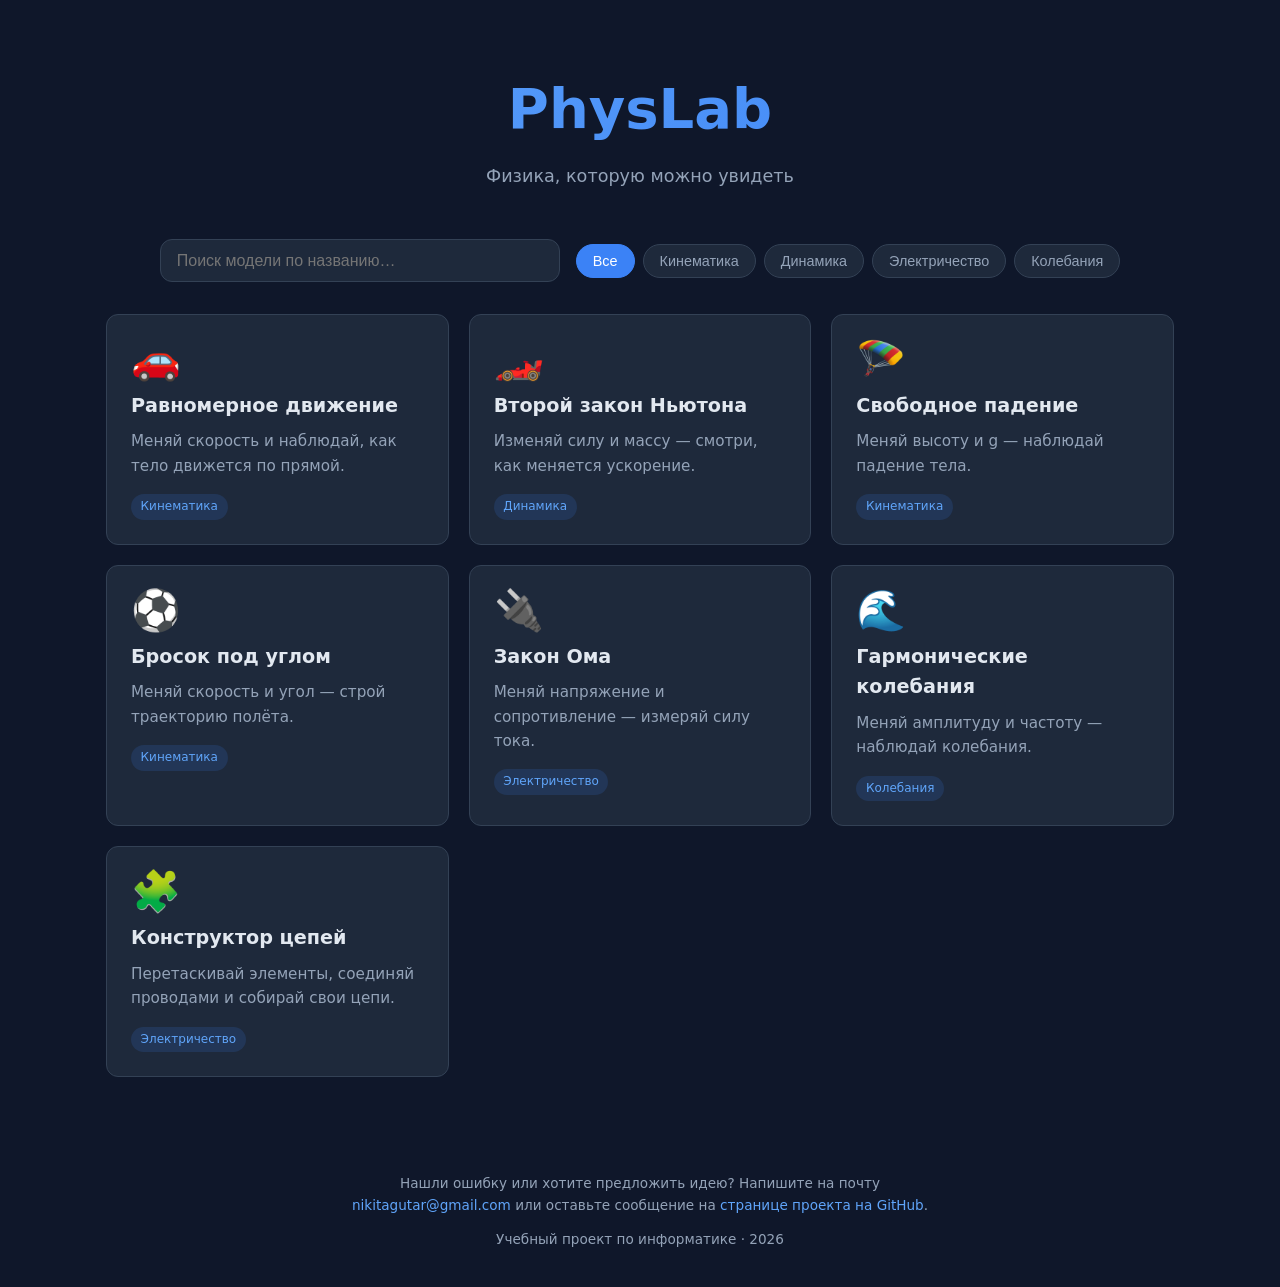
<file: index.html>
<!DOCTYPE html>
<html lang="ru">
<head>
  <meta charset="UTF-8">
  <meta name="viewport" content="width=device-width, initial-scale=1.0">
  <title>PhysLab — физика, которую можно увидеть</title>
  <link rel="stylesheet" href="css/style.css">
</head>
<body>
  <header class="hero">
    <h1>PhysLab</h1>
    <p class="tagline">Физика, которую можно увидеть</p>
  </header>

  <main>
    <section class="controls">
      <input
        type="search"
        id="search"
        placeholder="Поиск модели по названию…"
        aria-label="Поиск модели"
      >
      <div class="categories" id="categories"><!-- кнопки категорий --></div>
    </section>

    <section class="grid" id="models-grid"><!-- карточки --></section>

    <p class="empty-state" id="empty-state" hidden>
      Ничего не найдено 🤔
    </p>
  </main>

  <footer>
    <p class="footer-feedback">
      Нашли ошибку или хотите предложить идею? Напишите на почту
      <a href="mailto:nikitagutar@gmail.com">nikitagutar@gmail.com</a>
      или оставьте сообщение на
      <a href="https://github.com/NikitaGut/physlab" target="_blank" rel="noopener noreferrer">странице проекта на GitHub</a>.
    </p>
    <p>Учебный проект по информатике · 2026</p>
  </footer>

  <script src="js/models-data.js"></script>
  <script src="js/main.js"></script>
</body>
</html>
</file>
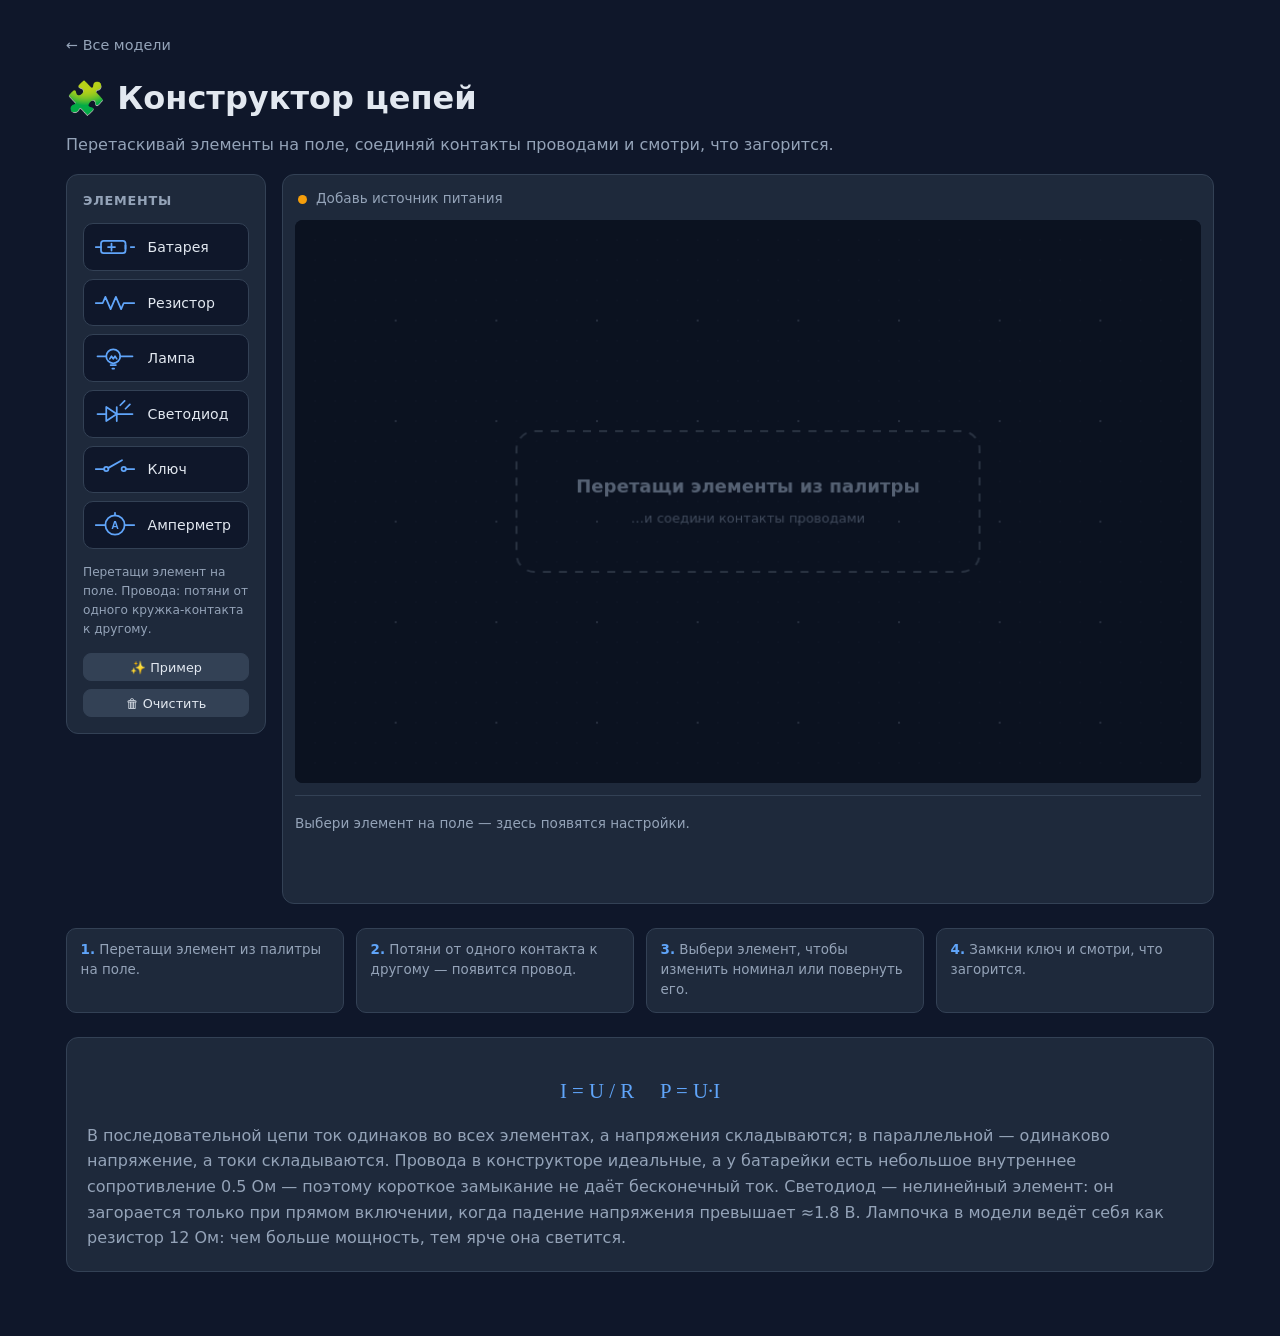
<file: models/circuit-builder.html>
<!DOCTYPE html>
<html lang="ru">
<head>
  <meta charset="UTF-8">
  <meta name="viewport" content="width=device-width, initial-scale=1.0">
  <title>Конструктор цепей — PhysLab</title>
  <link rel="stylesheet" href="../css/style.css">
  <style>
    .model-page {
      max-width: 1180px;
      margin: 0 auto;
      padding: 2rem 1rem 4rem;
    }
    .back-link {
      display: inline-block;
      color: var(--muted);
      text-decoration: none;
      margin-bottom: 1rem;
      font-size: .9rem;
    }
    .back-link:hover { color: var(--accent-hi); }

    .model-page h1 { margin: 0 0 .5rem; }
    .model-page .lead { color: var(--muted); margin-top: 0; }

    /* ── Сборка ─────────────────────────── */
    .builder {
      display: grid;
      grid-template-columns: 200px minmax(0, 1fr);
      gap: 1rem;
      align-items: start;
    }

    .palette {
      background: var(--surface);
      border: 1px solid var(--border);
      border-radius: var(--radius);
      padding: 1rem;
    }
    .palette h2 {
      margin: 0 0 .75rem;
      font-size: .8rem;
      letter-spacing: .06em;
      text-transform: uppercase;
      color: var(--muted);
    }
    .palette-list { display: flex; flex-direction: column; gap: .5rem; }
    .palette-item {
      display: flex;
      align-items: center;
      gap: .7rem;
      width: 100%;
      padding: .55rem .65rem;
      border: 1px solid var(--border);
      border-radius: 10px;
      background: var(--bg);
      color: var(--text);
      font-family: inherit;
      font-size: .88rem;
      text-align: left;
      cursor: grab;
      touch-action: none;
      user-select: none;
      -webkit-user-select: none;
      -webkit-touch-callout: none;
      transition: border-color .2s, background .2s;
    }
    .palette-item:hover {
      border-color: var(--accent);
      background: var(--surface-2);
    }
    .palette-item svg {
      width: 42px;
      height: 28px;
      flex: 0 0 auto;
      color: var(--accent-hi);
      pointer-events: none;
    }
    .palette-item span { pointer-events: none; }

    .palette-hint {
      margin: .9rem 0;
      font-size: .76rem;
      line-height: 1.55;
      color: var(--muted);
    }
    .palette-actions {
      display: flex;
      flex-direction: column;
      gap: .5rem;
      margin-top: .9rem;
    }

    .board-card {
      background: var(--surface);
      border: 1px solid var(--border);
      border-radius: var(--radius);
      padding: .75rem;
    }

    .statusbar {
      display: flex;
      align-items: center;
      flex-wrap: wrap;
      gap: .55rem;
      min-height: 26px;
      padding: .1rem .2rem .6rem;
      font-size: .85rem;
      color: var(--muted);
    }
    .status-dot {
      width: 9px;
      height: 9px;
      border-radius: 50%;
      background: #64748b;
      flex: 0 0 auto;
    }
    .status-dot.ok {
      background: #22c55e;
      box-shadow: 0 0 8px rgba(34, 197, 94, .6);
      animation: dotPulse 1.6s ease-in-out infinite;
    }
    .status-dot.warn { background: #f59e0b; }
    .status-dot.err {
      background: #ef4444;
      box-shadow: 0 0 8px rgba(239, 68, 68, .7);
      animation: dotPulse .9s ease-in-out infinite;
    }
    @keyframes dotPulse {
      0%, 100% { opacity: 1; }
      50% { opacity: .4; }
    }
    .status-extra {
      margin-left: auto;
      color: var(--accent-hi);
      font-variant-numeric: tabular-nums;
      white-space: nowrap;
    }

    #board {
      display: block;
      width: 100%;
      height: auto;
      background: #0b1220;
      border-radius: 8px;
      touch-action: none;
      cursor: default;
    }

    .inspector {
      margin-top: .7rem;
      padding-top: .7rem;
      border-top: 1px solid var(--border);
      min-height: 96px;
    }
    .inspector-empty {
      margin: .4rem 0;
      color: var(--muted);
      font-size: .85rem;
    }
    .inspector-head {
      display: flex;
      align-items: center;
      gap: .5rem;
    }
    .inspector-name {
      font-weight: 600;
      color: var(--text);
      font-size: .95rem;
    }
    .inspector-actions {
      margin-left: auto;
      display: flex;
      gap: .35rem;
    }
    .icon-btn {
      width: 30px;
      height: 30px;
      display: inline-flex;
      align-items: center;
      justify-content: center;
      border: 1px solid var(--border);
      border-radius: 8px;
      background: var(--bg);
      color: var(--text);
      font-size: .95rem;
      cursor: pointer;
      transition: border-color .2s;
    }
    .icon-btn:hover { border-color: var(--accent); }

    .prop-row {
      display: flex;
      align-items: center;
      flex-wrap: wrap;
      gap: .5rem .7rem;
      margin-top: .55rem;
      font-size: .85rem;
      color: var(--muted);
    }
    .prop-row input[type="range"] {
      width: 170px;
      accent-color: var(--accent);
    }
    .prop-row output {
      min-width: 4.5rem;
      text-align: right;
      color: var(--accent-hi);
      font-weight: 600;
      font-variant-numeric: tabular-nums;
    }
    .inspector-note {
      margin: .5rem 0 0;
      font-size: .82rem;
      line-height: 1.5;
      color: var(--muted);
    }
    .live {
      display: flex;
      flex-wrap: wrap;
      gap: .5rem 1rem;
      margin-top: .6rem;
      font-size: .84rem;
      color: var(--muted);
    }
    .live b {
      color: var(--accent-hi);
      font-variant-numeric: tabular-nums;
      font-weight: 600;
    }
    .live-state { color: var(--accent-hi); }

    .help {
      display: grid;
      grid-template-columns: repeat(auto-fit, minmax(210px, 1fr));
      gap: .75rem;
      margin: 1.5rem 0;
    }
    .help-item {
      background: var(--surface);
      border: 1px solid var(--border);
      border-radius: 10px;
      padding: .7rem .85rem;
      color: var(--muted);
      font-size: .84rem;
      line-height: 1.5;
    }
    .help-item b { color: var(--accent-hi); }

    .btn {
      padding: .6rem 1rem;
      border-radius: 8px;
      border: 1px solid var(--border);
      background: var(--surface-2);
      color: var(--text);
      font-family: inherit;
      font-size: .9rem;
      cursor: pointer;
      transition: border-color .2s, background .2s;
    }
    .btn:hover { border-color: var(--accent); }
    .btn.small { padding: .35rem .7rem; font-size: .8rem; }

    .formula-box {
      background: var(--surface);
      border: 1px solid var(--border);
      border-radius: var(--radius);
      padding: 1.25rem;
    }
    .formula {
      font-size: 1.3rem;
      text-align: center;
      margin: 1rem 0;
      color: var(--accent-hi);
      font-family: "Cambria Math", Georgia, serif;
    }
    .formula + .formula { margin-top: -.25rem; }
    .formula-box p { color: var(--muted); margin: .5rem 0 0; }

    /* Элемент, который тянем из палитры */
    .palette-ghost {
      position: fixed;
      z-index: 9999;
      display: flex;
      align-items: center;
      gap: .7rem;
      padding: .55rem .8rem;
      border: 1px solid var(--accent-hi);
      border-radius: 10px;
      background: var(--surface);
      color: var(--text);
      font-size: .88rem;
      box-shadow: 0 10px 30px rgba(0, 0, 0, .45);
      pointer-events: none;
      opacity: .9;
      transform: translate(-50%, -50%);
    }
    .palette-ghost svg {
      width: 42px;
      height: 28px;
      color: var(--accent-hi);
    }

    @media (max-width: 900px) {
      .builder { grid-template-columns: 1fr; }
      .palette-list { flex-direction: row; flex-wrap: wrap; }
      .palette-item { flex: 1 1 140px; }
      .palette-actions { flex-direction: row; }
      .palette-hint { margin: .75rem 0; }
    }
  </style>
</head>
<body>
  <main class="model-page">
    <a href="../index.html" class="back-link">← Все модели</a>

    <h1>🧩 Конструктор цепей</h1>
    <p class="lead">Перетаскивай элементы на поле, соединяй контакты проводами и смотри, что загорится.</p>

    <div class="builder">
      <!-- Палитра -->
      <aside class="palette">
        <h2>Элементы</h2>

        <div class="palette-list">
          <button class="palette-item" type="button" data-type="battery">
            <svg viewBox="0 0 48 32" fill="none" stroke="currentColor" stroke-width="2" stroke-linecap="round" stroke-linejoin="round" aria-hidden="true">
              <rect x="8" y="9" width="28" height="14" rx="3"/>
              <path d="M36 14v4M2 16h6M42 16h4"/>
              <path d="M20 12v8M16 16h8"/>
            </svg>
            <span>Батарея</span>
          </button>

          <button class="palette-item" type="button" data-type="resistor">
            <svg viewBox="0 0 48 32" fill="none" stroke="currentColor" stroke-width="2" stroke-linecap="round" stroke-linejoin="round" aria-hidden="true">
              <path d="M2 16h8l3-7 6 14 6-14 6 14 3-7h12"/>
            </svg>
            <span>Резистор</span>
          </button>

          <button class="palette-item" type="button" data-type="lamp">
            <svg viewBox="0 0 48 32" fill="none" stroke="currentColor" stroke-width="2" stroke-linecap="round" stroke-linejoin="round" aria-hidden="true">
              <circle cx="22" cy="14" r="8"/>
              <path d="M19 24h6M21 28h2M14 14H4M30 14h14"/>
              <path d="M18 17l2-3 2 3 2-3 2 3"/>
            </svg>
            <span>Лампа</span>
          </button>

          <button class="palette-item" type="button" data-type="led">
            <svg viewBox="0 0 48 32" fill="none" stroke="currentColor" stroke-width="2" stroke-linecap="round" stroke-linejoin="round" aria-hidden="true">
              <path d="M4 16h10"/>
              <path d="M14 8v16l12-8z"/>
              <path d="M26 8v16M26 16h18"/>
              <path d="M30 6l5-5M36 10l5-5"/>
            </svg>
            <span>Светодиод</span>
          </button>

          <button class="palette-item" type="button" data-type="switch">
            <svg viewBox="0 0 48 32" fill="none" stroke="currentColor" stroke-width="2" stroke-linecap="round" stroke-linejoin="round" aria-hidden="true">
              <path d="M2 16h10M36 16h10"/>
              <circle cx="14" cy="16" r="2.5"/>
              <circle cx="34" cy="16" r="2.5"/>
              <path d="M16 15l16-9"/>
            </svg>
            <span>Ключ</span>
          </button>

          <button class="palette-item" type="button" data-type="ammeter">
            <svg viewBox="0 0 48 32" fill="none" stroke="currentColor" stroke-width="2" stroke-linecap="round" stroke-linejoin="round" aria-hidden="true">
              <circle cx="24" cy="16" r="11"/>
              <path d="M24 5V2M13 16H2M35 16h11"/>
              <text x="24" y="20" text-anchor="middle" font-size="12" font-family="sans-serif" font-weight="600" fill="currentColor" stroke="none">A</text>
            </svg>
            <span>Амперметр</span>
          </button>
        </div>

        <p class="palette-hint">
          Перетащи элемент на поле. Провода: потяни от одного кружка-контакта к другому.
        </p>

        <div class="palette-actions">
          <button class="btn small" type="button" id="btn-example">✨ Пример</button>
          <button class="btn small" type="button" id="btn-clear">🗑 Очистить</button>
        </div>
      </aside>

      <!-- Поле -->
      <section class="board-card">
        <div class="statusbar">
          <span class="status-dot" id="status-dot"></span>
          <span id="status-text">Собери цепь</span>
          <span class="status-extra" id="status-extra"></span>
        </div>

        <canvas id="board" width="900" height="560" aria-label="Поле для сборки электрической цепи"></canvas>

        <div class="inspector" id="inspector">
          <p class="inspector-empty">Выбери элемент на поле — здесь появятся настройки.</p>
        </div>
      </section>
    </div>

    <div class="help">
      <div class="help-item"><b>1.</b> Перетащи элемент из палитры на поле.</div>
      <div class="help-item"><b>2.</b> Потяни от одного контакта к другому — появится провод.</div>
      <div class="help-item"><b>3.</b> Выбери элемент, чтобы изменить номинал или повернуть его.</div>
      <div class="help-item"><b>4.</b> Замкни ключ и смотри, что загорится.</div>
    </div>

    <div class="formula-box">
      <div class="formula">I = U / R &nbsp;&nbsp;&nbsp; P = U·I</div>
      <p>
        В последовательной цепи ток одинаков во всех элементах, а напряжения складываются;
        в параллельной — одинаково напряжение, а токи складываются. Провода в конструкторе
        идеальные, а у батарейки есть небольшое внутреннее сопротивление 0.5 Ом — поэтому
        короткое замыкание не даёт бесконечный ток. Светодиод — нелинейный элемент: он
        загорается только при прямом включении, когда падение напряжения превышает ≈1.8 В.
        Лампочка в модели ведёт себя как резистор 12 Ом: чем больше мощность, тем ярче она светится.
      </p>
    </div>
  </main>

  <script>
    // ─── 1. Константы ─────────────────────────────────
    const canvas = document.getElementById('board');
    const ctx = canvas.getContext('2d');

    const W = canvas.width;
    const H = canvas.height;
    const GRID = 20;
    const PAD = 26;

    const BG = '#0b1220';
    const WIRE_COLOR = '#64748b';
    const WIRE_SEL = '#f59e0b';
    const LABEL_COLOR = '#94a3b8';
    const ACCENT = '#60a5fa';
    const AMBER = '#f59e0b';
    const GREEN = '#22c55e';
    const RED = '#ef4444';

    const TYPES = {
      battery:  { name: 'Батарея',    len: 100, h: 44, rint: 0.5 },
      resistor: { name: 'Резистор',   len: 90,  h: 34 },
      lamp:     { name: 'Лампа',      len: 84,  h: 72, resistance: 12, powerRef: 1.5 },
      led:      { name: 'Светодиод',  len: 84,  h: 44, vf: 1.8, ron: 10 },
      switch:   { name: 'Ключ',       len: 90,  h: 44, ron: 0.01, roff: 1e7 },
      ammeter:  { name: 'Амперметр',  len: 90,  h: 80, resistance: 0.01 }
    };

    const CURRENT_EPS = 1e-5;  // ниже этого тока цепь считаем разомкнутой
    const OFF_G = 1e-7;        // проводимость разомкнутого ключа / погасшего LED
    const LEAK_G = 1e-9;       // «заземление» узлов, чтобы матрица была невырожденной
    const SHORT_FACTOR = 0.8;  // доля от U/Rвнутр, после которой считаем КЗ
    const EXIT = 14;           // длина выхода провода из контакта, px

    // ─── 2. Состояние ─────────────────────────────────
    let components = [];
    let wires = [];
    let selected = null;       // { kind: 'component' | 'wire', id }
    let wiring = null;         // { from: {id,t}, point: {x,y}, target: {id,t}|null }
    let drag = null;           // { id, dx, dy, moved, startX, startY }
    let hover = null;          // { kind: 'component'|'terminal'|'wire', ... }
    let nextId = 1;
    let sim = emptySim();
    let lastFrame = null;

    const statusDot = document.getElementById('status-dot');
    const statusText = document.getElementById('status-text');
    const statusExtra = document.getElementById('status-extra');
    const inspector = document.getElementById('inspector');

    function emptySim() {
      return {
        comp: {},
        hasBattery: false,
        short: false,
        overload: false,
        anyCurrent: false,
        maxI: 0,
        totalPower: 0,
        primary: null,
        ok: true
      };
    }

    // ─── 3. Утилиты ───────────────────────────────────
    function clamp(v, min, max) {
      return Math.min(max, Math.max(min, v));
    }

    function snap(v) {
      return Math.round(v / GRID) * GRID;
    }

    function getComp(id) {
      return components.find((c) => c.id === id) || null;
    }

    function sizeOf(c) {
      const d = TYPES[c.type];
      return { len: d.len, h: d.h };
    }

    function extentsOf(c) {
      const { len, h } = sizeOf(c);
      const rad = c.angle * Math.PI / 180;
      return {
        ex: Math.abs(Math.cos(rad)) * len / 2 + Math.abs(Math.sin(rad)) * h / 2,
        ey: Math.abs(Math.sin(rad)) * len / 2 + Math.abs(Math.cos(rad)) * h / 2
      };
    }

    function makeComponent(type, x, y, angle = 0, props = {}) {
      return {
        id: nextId++,
        type,
        x,
        y,
        angle,
        _glow: 0,
        _short: false,
        voltage: 6,
        resistance: 100,
        closed: false,
        ...props
      };
    }

    function addComponent(type, x, y) {
      const def = TYPES[type];
      const c = makeComponent(type, snap(x), snap(y));
      c.x = clamp(c.x, def.len / 2 + PAD, W - def.len / 2 - PAD);
      c.y = clamp(c.y, def.h / 2 + PAD, H - def.h / 2 - PAD);

      components.push(c);
      selected = { kind: 'component', id: c.id };
      simulate();
      renderInspector();
      drawBoard();
      return c;
    }

    function freeSpot(type) {
      const def = TYPES[type];
      for (let y = 80; y <= H - 80; y += 80) {
        for (let x = 120; x <= W - 80; x += 100) {
          const occupied = components.some(
            (c) => Math.abs(c.x - x) < 90 && Math.abs(c.y - y) < 70
          );
          if (!occupied) return { x, y };
        }
      }
      return { x: W / 2, y: H / 2 };
    }

    function createWire(a, b) {
      if (!a || !b) return null;
      if (a.id === b.id && a.t === b.t) return null;

      const exists = wires.some((w) =>
        (w.a.id === a.id && w.a.t === a.t && w.b.id === b.id && w.b.t === b.t) ||
        (w.a.id === b.id && w.a.t === b.t && w.b.id === a.id && w.b.t === a.t)
      );
      if (exists) return null;

      const w = { id: nextId++, a: { id: a.id, t: a.t }, b: { id: b.id, t: b.t } };
      wires.push(w);
      return w;
    }

    function addWire(a, b) {
      const w = createWire(a, b);
      if (!w) return false;
      selected = { kind: 'wire', id: w.id };
      simulate();
      renderInspector();
      drawBoard();
      return true;
    }

    function deleteSelected() {
      if (!selected) return;

      if (selected.kind === 'component') {
        const id = selected.id;
        components = components.filter((c) => c.id !== id);
        wires = wires.filter((w) => w.a.id !== id && w.b.id !== id);
      } else {
        wires = wires.filter((w) => w.id !== selected.id);
      }

      selected = null;
      renderInspector();
      simulate();
      drawBoard();
    }

    function rotateSelected() {
      if (!selected || selected.kind !== 'component') return;
      const c = getComp(selected.id);
      if (!c) return;

      c.angle = (c.angle + 90) % 360;

      const { len, h } = sizeOf(c);
      const rad = c.angle * Math.PI / 180;
      const ex = Math.abs(Math.cos(rad)) * len / 2 + Math.abs(Math.sin(rad)) * h / 2;
      const ey = Math.abs(Math.sin(rad)) * len / 2 + Math.abs(Math.cos(rad)) * h / 2;
      c.x = clamp(c.x, ex + PAD, W - ex - PAD);
      c.y = clamp(c.y, ey + PAD, H - ey - PAD);

      simulate();
      renderInspector();
      drawBoard();
    }

    // ─── 4. Терминалы и геометрия ─────────────────────
    function terminalPos(c, t) {
      const { len } = sizeOf(c);
      const rad = c.angle * Math.PI / 180;
      const lx = t === 0 ? -len / 2 : len / 2;
      return {
        x: c.x + lx * Math.cos(rad),
        y: c.y + lx * Math.sin(rad)
      };
    }

    function terminalDir(c, t) {
      const rad = c.angle * Math.PI / 180;
      const s = t === 0 ? -1 : 1;
      return { x: Math.cos(rad) * s, y: Math.sin(rad) * s };
    }

    function simplifyPath(points) {
      const cleaned = [];
      for (const p of points) {
        const last = cleaned[cleaned.length - 1];
        if (!last || Math.abs(last.x - p.x) > 0.5 || Math.abs(last.y - p.y) > 0.5) {
          cleaned.push({ x: p.x, y: p.y });
        }
      }

      const out = [];
      for (let i = 0; i < cleaned.length; i++) {
        if (i > 0 && i < cleaned.length - 1) {
          const a = cleaned[i - 1];
          const b = cleaned[i];
          const c = cleaned[i + 1];
          const cross = (b.x - a.x) * (c.y - a.y) - (b.y - a.y) * (c.x - a.x);
          if (Math.abs(cross) < 0.5) continue;
        }
        out.push(cleaned[i]);
      }
      return out;
    }

    // Провод: выходим из контакта по его направлению и приходим в другой
    function wirePoints(w) {
      const ca = getComp(w.a.id);
      const cb = getComp(w.b.id);
      if (!ca || !cb) return null;

      const a = terminalPos(ca, w.a.t);
      const b = terminalPos(cb, w.b.t);
      const da = terminalDir(ca, w.a.t);
      const db = terminalDir(cb, w.b.t);

      const a2 = { x: a.x + da.x * EXIT, y: a.y + da.y * EXIT };
      const b2 = { x: b.x + db.x * EXIT, y: b.y + db.y * EXIT };

      const aHoriz = Math.abs(da.x) > 0.5;
      const bHoriz = Math.abs(db.x) > 0.5;

      const points = [a, a2];

      if (aHoriz && bHoriz) {
        points.push({ x: b2.x, y: a2.y });
      } else if (!aHoriz && !bHoriz) {
        points.push({ x: a2.x, y: b2.y });
      } else if (aHoriz && !bHoriz) {
        points.push({ x: b2.x, y: a2.y });
      } else {
        points.push({ x: a2.x, y: b2.y });
      }

      points.push(b2, b);
      return simplifyPath(points);
    }

    function distToSegment(p, a, b) {
      const dx = b.x - a.x;
      const dy = b.y - a.y;
      const len2 = dx * dx + dy * dy;

      if (len2 === 0) return Math.hypot(p.x - a.x, p.y - a.y);

      let t = ((p.x - a.x) * dx + (p.y - a.y) * dy) / len2;
      t = clamp(t, 0, 1);

      return Math.hypot(p.x - (a.x + t * dx), p.y - (a.y + t * dy));
    }

    function hitTerminal(p) {
      const sel = selected && selected.kind === 'component' ? getComp(selected.id) : null;
      const order = [];
      if (sel) order.push(sel);
      for (let i = components.length - 1; i >= 0; i--) {
        if (components[i] !== sel) order.push(components[i]);
      }

      for (const c of order) {
        for (let t = 0; t < 2; t++) {
          const tp = terminalPos(c, t);
          if (Math.hypot(tp.x - p.x, tp.y - p.y) <= 18) return { comp: c, t };
        }
      }
      return null;
    }

    function pointInComponent(c, p) {
      const rad = -c.angle * Math.PI / 180;
      const dx = p.x - c.x;
      const dy = p.y - c.y;
      const lx = dx * Math.cos(rad) - dy * Math.sin(rad);
      const ly = dx * Math.sin(rad) + dy * Math.cos(rad);
      const { len, h } = sizeOf(c);
      return Math.abs(lx) <= len / 2 + 6 && Math.abs(ly) <= h / 2 + 6;
    }

    function hitComponent(p) {
      const sel = selected && selected.kind === 'component' ? getComp(selected.id) : null;
      if (sel && pointInComponent(sel, p)) return sel;

      for (let i = components.length - 1; i >= 0; i--) {
        const c = components[i];
        if (c !== sel && pointInComponent(c, p)) return c;
      }
      return null;
    }

    function hitWire(p) {
      for (const w of wires) {
        const pts = wirePoints(w);
        if (!pts) continue;
        for (let i = 0; i < pts.length - 1; i++) {
          if (distToSegment(p, pts[i], pts[i + 1]) <= 8) return w;
        }
      }
      return null;
    }

    // ─── 5. Решение цепи ──────────────────────────────
    function solveLinear(A, b) {
      const n = b.length;

      for (let col = 0; col < n; col++) {
        let pivot = col;
        let max = Math.abs(A[col][col]);

        for (let r = col + 1; r < n; r++) {
          const v = Math.abs(A[r][col]);
          if (v > max) { max = v; pivot = r; }
        }

        if (max < 1e-14) return null;

        if (pivot !== col) {
          const tmpRow = A[pivot];
          A[pivot] = A[col];
          A[col] = tmpRow;
          const tmpB = b[pivot];
          b[pivot] = b[col];
          b[col] = tmpB;
        }

        const p = A[col][col];
        for (let r = col + 1; r < n; r++) {
          const f = A[r][col] / p;
          if (f === 0) continue;
          for (let c2 = col; c2 < n; c2++) A[r][c2] -= f * A[col][c2];
          b[r] -= f * b[col];
        }
      }

      const x = new Array(n).fill(0);
      for (let r = n - 1; r >= 0; r--) {
        let sum = b[r];
        for (let c2 = r + 1; c2 < n; c2++) sum -= A[r][c2] * x[c2];
        x[r] = sum / A[r][r];
        if (!Number.isFinite(x[r])) return null;
      }
      return x;
    }

    function solveCircuit() {
      const res = emptySim();
      if (components.length === 0) return res;

      // Объединяем контакты, соединённые проводами
      const parent = new Map();

      function find(k) {
        if (!parent.has(k)) parent.set(k, k);
        let r = k;
        while (parent.get(r) !== r) r = parent.get(r);
        while (parent.get(k) !== r) {
          const next = parent.get(k);
          parent.set(k, r);
          k = next;
        }
        return r;
      }

      function union(a, b) {
        const ra = find(a);
        const rb = find(b);
        if (ra !== rb) parent.set(ra, rb);
      }

      for (const c of components) {
        find(c.id + ':0');
        find(c.id + ':1');
      }

      for (const w of wires) {
        union(w.a.id + ':' + w.a.t, w.b.id + ':' + w.b.t);
      }

      const nodeIdx = new Map();
      let n = 0;

      function node(key) {
        const r = find(key);
        if (!nodeIdx.has(r)) nodeIdx.set(r, n++);
        return nodeIdx.get(r);
      }

      const pairs = components.map((c) => ({
        c,
        a: node(c.id + ':0'),
        b: node(c.id + ':1')
      }));

      if (n === 0) return res;

      // Состояния светодиодов (итеративно)
      const ledOn = new Map();
      for (const c of components) {
        if (c.type === 'led') ledOn.set(c.id, false);
      }

      let V = new Array(n).fill(0);
      let ok = true;

      for (let iter = 0; iter < 30; iter++) {
        const G = Array.from({ length: n }, () => new Array(n).fill(0));
        const b = new Array(n).fill(0);

        const addG = (i, j, g) => {
          if (i === j) return;
          G[i][i] += g;
          G[j][j] += g;
          G[i][j] -= g;
          G[j][i] -= g;
        };

        const addI = (i, j, I) => {
          b[i] += I;
          b[j] -= I;
        };

        for (const { c, a, b: bb } of pairs) {
          if (a === bb) continue;
          const def = TYPES[c.type];

          if (c.type === 'battery') {
            const g = 1 / def.rint;
            addG(a, bb, g);
            addI(bb, a, c.voltage * g);
          } else if (c.type === 'resistor') {
            addG(a, bb, 1 / Math.max(c.resistance, 1e-3));
          } else if (c.type === 'lamp') {
            addG(a, bb, 1 / def.resistance);
          } else if (c.type === 'ammeter') {
            addG(a, bb, 1 / def.resistance);
          } else if (c.type === 'switch') {
            addG(a, bb, c.closed ? 1 / def.ron : OFF_G);
          } else if (c.type === 'led') {
            if (ledOn.get(c.id)) {
              addG(a, bb, 1 / def.ron);
              addI(a, bb, def.vf / def.ron);
            } else {
              addG(a, bb, OFF_G);
            }
          }
        }

        for (let i = 0; i < n; i++) G[i][i] += LEAK_G;

        const sol = solveLinear(G, b);
        if (!sol) { ok = false; break; }
        V = sol;

        let changed = false;
        for (const { c, a, b: bb } of pairs) {
          if (c.type !== 'led') continue;
          if (a === bb) { ledOn.set(c.id, false); continue; }

          const v = V[a] - V[bb];

          if (ledOn.get(c.id)) {
            const I = (v - TYPES.led.vf) / TYPES.led.ron;
            if (I < -1e-9) { ledOn.set(c.id, false); changed = true; }
          } else if (v > TYPES.led.vf + 1e-6) {
            ledOn.set(c.id, true);
            changed = true;
          }
        }

        if (!changed) break;
      }

      res.ok = ok;

      // Считаем напряжения, токи и мощности
      for (const { c, a, b: bb } of pairs) {
        const def = TYPES[c.type];
        let U = 0;
        let I = 0;
        let P = 0;
        let brightness = 0;
        let on = false;
        let short = false;

        if (a === bb) {
          if (c.type === 'battery') {
            I = c.voltage / def.rint;
            short = true;
            res.hasBattery = true;
            res.short = true;
            res.anyCurrent = true;
          }
        } else {
          // Для батареи U — напряжение на клеммах: плюс минус минус.
          // Для остальных элементов — от контакта 0 к контакту 1.
          U = c.type === 'battery' ? V[bb] - V[a] : V[a] - V[bb];

          if (c.type === 'battery') {
            I = (c.voltage - U) / def.rint;
            P = U * I;
            res.hasBattery = true;
            if (Math.abs(I) > SHORT_FACTOR * Math.abs(c.voltage) / def.rint) short = true;
            if (short) res.short = true;
          } else if (c.type === 'resistor') {
            I = U / Math.max(c.resistance, 1e-3);
            P = U * I;
          } else if (c.type === 'lamp') {
            I = U / def.resistance;
            P = U * I;
            brightness = clamp(P / def.powerRef, 0, 1);
          } else if (c.type === 'ammeter') {
            I = U / def.resistance;
            P = U * I;
          } else if (c.type === 'switch') {
            I = U / (c.closed ? def.ron : def.roff);
            P = U * I;
          } else if (c.type === 'led') {
            on = !!ledOn.get(c.id);
            if (on) {
              I = (U - def.vf) / def.ron;
              P = U * I;
              brightness = clamp(I / 0.02, 0, 1);
              if (I > 0.05) res.overload = true;
            }
          }
        }

        if (c.type === 'battery') {
          if (!res.primary || Math.abs(I) > Math.abs(res.primary.I)) {
            res.primary = { id: c.id, I, U: a === bb ? 0 : U, short };
          }
        } else if (P > 0) {
          res.totalPower += P;
        }

        if (Math.abs(I) > CURRENT_EPS) res.anyCurrent = true;
        if (Math.abs(I) > res.maxI) res.maxI = Math.abs(I);

        c._short = short;
        c._on = on;
        res.comp[c.id] = { U, I, P, brightness, on, short };
      }

      return res;
    }

    function simulate() {
      sim = solveCircuit();
      updateStatus();
      updateInspectorLive();
    }

    // ─── 6. Статус и инспектор ────────────────────────
    function updateStatus() {
      statusDot.className = 'status-dot';

      if (!sim.ok) {
        statusText.textContent = 'Не удалось рассчитать цепь';
        statusDot.classList.add('err');
        statusExtra.textContent = '';
        return;
      }

      if (!sim.hasBattery) {
        statusText.textContent = 'Добавь источник питания';
        statusDot.classList.add('warn');
        statusExtra.textContent = '';
        return;
      }

      if (sim.short) {
        statusText.textContent = 'Короткое замыкание!';
        statusDot.classList.add('err');
      } else if (!sim.anyCurrent) {
        statusText.textContent = 'Цепь разомкнута — тока нет';
        statusDot.classList.add('warn');
      } else if (sim.overload) {
        statusText.textContent = 'Цепь работает, но светодиод перегружен';
        statusDot.classList.add('warn');
      } else {
        statusText.textContent = 'Цепь работает';
        statusDot.classList.add('ok');
      }

      const I = sim.primary ? Math.abs(sim.primary.I) : 0;
      statusExtra.textContent = `I = ${I.toFixed(2)} А · P = ${sim.totalPower.toFixed(2)} Вт`;
    }

    function renderInspector() {
      if (!selected) {
        inspector.innerHTML =
          '<p class="inspector-empty">Выбери элемент на поле — здесь появятся настройки.</p>';
        return;
      }

      if (selected.kind === 'wire') {
        inspector.innerHTML = `
          <div class="inspector-head">
            <span class="inspector-name">Провод</span>
            <div class="inspector-actions">
              <button class="icon-btn" data-act="delete" title="Удалить">🗑</button>
            </div>
          </div>
          <p class="inspector-empty">Провод соединяет два контакта.</p>
        `;
        return;
      }

      const c = getComp(selected.id);
      if (!c) {
        selected = null;
        renderInspector();
        return;
      }

      const def = TYPES[c.type];
      let controls = '';

      if (c.type === 'battery') {
        controls = `
          <div class="prop-row">
            <label for="prop-value">Напряжение</label>
            <input id="prop-value" data-prop="voltage" type="range" min="1" max="12" step="0.5" value="${c.voltage}">
            <output data-out="voltage">${c.voltage} В</output>
          </div>
        `;
      } else if (c.type === 'resistor') {
        controls = `
          <div class="prop-row">
            <label for="prop-value">Сопротивление</label>
            <input id="prop-value" data-prop="resistance" type="range" min="10" max="1000" step="10" value="${c.resistance}">
            <output data-out="resistance">${c.resistance} Ом</output>
          </div>
        `;
      } else if (c.type === 'switch') {
        controls = `
          <div class="prop-row">
            <span>Состояние:</span>
            <button class="btn small" data-act="toggle">${c.closed ? 'Разомкнуть' : 'Замкнуть'}</button>
          </div>
        `;
      } else if (c.type === 'lamp') {
        controls = '<p class="inspector-note">Лампа: 12 Ом, номинал 1.5 Вт. Чем больше мощность, тем ярче свечение.</p>';
      } else if (c.type === 'led') {
        controls = '<p class="inspector-note">Светодиод: прямое напряжение ≈ 1.8 В. Треугольник показывает направление тока — от анода к катоду.</p>';
      } else if (c.type === 'ammeter') {
        controls = '<p class="inspector-note">Амперметр почти идеальный: сопротивление 0.01 Ом.</p>';
      }

      const stateText = c.type === 'led'
        ? '<span class="live-state" data-live="state">—</span>'
        : '';

      inspector.innerHTML = `
        <div class="inspector-head">
          <span class="inspector-name">${def.name}</span>
          <div class="inspector-actions">
            <button class="icon-btn" data-act="rotate" title="Повернуть">⟳</button>
            <button class="icon-btn" data-act="delete" title="Удалить">🗑</button>
          </div>
        </div>
        ${controls}
        <div class="live">
          <span>U: <b data-live="U">—</b> В</span>
          <span>I: <b data-live="I">—</b> А</span>
          <span>P: <b data-live="P">—</b> Вт</span>
          ${stateText}
        </div>
      `;

      updateInspectorLive();
    }

    function updateInspectorLive() {
      if (!selected || selected.kind !== 'component') return;
      const c = getComp(selected.id);
      if (!c) return;

      const s = sim.comp[c.id];
      const set = (key, value) => {
        const el = inspector.querySelector(`[data-live="${key}"]`);
        if (el) el.textContent = value;
      };

      if (!s) {
        set('U', '—');
        set('I', '—');
        set('P', '—');
        return;
      }

      set('U', Math.abs(s.U).toFixed(2));
      set('I', Math.abs(s.I).toFixed(2));
      set('P', Math.max(0, s.P).toFixed(2));
      if (c.type === 'led') set('state', s.on ? 'горит' : 'не горит');
    }

    function toggleSelectedSwitch() {
      if (!selected || selected.kind !== 'component') return;
      const c = getComp(selected.id);
      if (!c || c.type !== 'switch') return;

      c.closed = !c.closed;
      simulate();
      renderInspector();
      drawBoard();
    }

    inspector.addEventListener('click', (e) => {
      const btn = e.target.closest('[data-act]');
      if (!btn) return;

      const act = btn.dataset.act;
      if (act === 'delete') deleteSelected();
      else if (act === 'rotate') rotateSelected();
      else if (act === 'toggle') toggleSelectedSwitch();
    });

    inspector.addEventListener('input', (e) => {
      if (!selected || selected.kind !== 'component') return;
      const c = getComp(selected.id);
      if (!c) return;

      const prop = e.target.dataset.prop;
      if (!prop) return;

      const value = parseFloat(e.target.value);

      if (prop === 'voltage') {
        c.voltage = value;
        const out = inspector.querySelector('[data-out="voltage"]');
        if (out) out.textContent = `${value} В`;
      } else if (prop === 'resistance') {
        c.resistance = value;
        const out = inspector.querySelector('[data-out="resistance"]');
        if (out) out.textContent = `${value} Ом`;
      }

      simulate();
      drawBoard();
    });

    // ─── 7. Отрисовка ─────────────────────────────────
    function roundedRectPath(x, y, w, h, r) {
      ctx.beginPath();
      ctx.moveTo(x + r, y);
      ctx.lineTo(x + w - r, y);
      ctx.arcTo(x + w, y, x + w, y + r, r);
      ctx.lineTo(x + w, y + h - r);
      ctx.arcTo(x + w, y + h, x + w - r, y + h, r);
      ctx.lineTo(x + r, y + h);
      ctx.arcTo(x, y + h, x, y + h - r, r);
      ctx.lineTo(x, y + r);
      ctx.arcTo(x, y, x + r, y, r);
      ctx.closePath();
    }

    function drawBackdrop() {
      ctx.fillStyle = BG;
      ctx.fillRect(0, 0, W, H);

      for (let y = GRID; y < H; y += GRID) {
        for (let x = GRID; x < W; x += GRID) {
          const major = x % 100 === 0 && y % 100 === 0;
          const size = major ? 2 : 1;
          ctx.fillStyle = major ? 'rgba(148, 163, 184, .20)' : 'rgba(148, 163, 184, .11)';
          ctx.fillRect(x - size / 2, y - size / 2, size, size);
        }
      }
    }

    function drawEmptyHint() {
      if (components.length > 0 || wires.length > 0) return;

      ctx.save();
      ctx.setLineDash([8, 8]);
      ctx.strokeStyle = 'rgba(148, 163, 184, .22)';
      ctx.lineWidth = 2;
      roundedRectPath(W / 2 - 230, H / 2 - 70, 460, 140, 18);
      ctx.stroke();
      ctx.setLineDash([]);

      ctx.fillStyle = 'rgba(148, 163, 184, .55)';
      ctx.font = '600 18px system-ui, sans-serif';
      ctx.textAlign = 'center';
      ctx.textBaseline = 'middle';
      ctx.fillText('Перетащи элементы из палитры', W / 2, H / 2 - 14);

      ctx.fillStyle = 'rgba(148, 163, 184, .4)';
      ctx.font = '13px system-ui, sans-serif';
      ctx.fillText('…и соедини контакты проводами', W / 2, H / 2 + 18);
      ctx.restore();
    }

    function drawLeads(len, halfBody) {
      ctx.strokeStyle = '#94a3b8';
      ctx.lineWidth = 3;
      ctx.beginPath();
      ctx.moveTo(-len / 2, 0);
      ctx.lineTo(-halfBody, 0);
      ctx.moveTo(halfBody, 0);
      ctx.lineTo(len / 2, 0);
      ctx.stroke();
    }

    function drawBatteryBody(c, len) {
      ctx.fillStyle = '#0f172a';
      ctx.strokeStyle = '#94a3b8';
      ctx.lineWidth = 2;
      roundedRectPath(-36, -20, 72, 40, 8);
      ctx.fill();
      ctx.stroke();

      if (c._short) {
        ctx.save();
        ctx.strokeStyle = 'rgba(239, 68, 68, .9)';
        ctx.lineWidth = 3;
        ctx.shadowColor = 'rgba(239, 68, 68, .85)';
        ctx.shadowBlur = 14 + 6 * Math.sin(performance.now() / 150);
        roundedRectPath(-39, -23, 78, 46, 10);
        ctx.stroke();
        ctx.restore();
      }

      // Пластины: длинная справа (+), короткая слева (−)
      ctx.strokeStyle = '#cbd5e1';
      ctx.lineWidth = 3;
      ctx.beginPath();
      ctx.moveTo(-8, -9);
      ctx.lineTo(-8, 9);
      ctx.moveTo(8, -15);
      ctx.lineTo(8, 15);
      ctx.stroke();

      ctx.fillStyle = '#94a3b8';
      ctx.font = 'bold 12px sans-serif';
      ctx.textAlign = 'center';
      ctx.textBaseline = 'middle';
      ctx.fillText('+', 22, -12);
      ctx.fillText('−', -22, -12);
    }

    function drawResistorBody(c, len) {
      ctx.fillStyle = '#0f172a';
      ctx.strokeStyle = '#94a3b8';
      ctx.lineWidth = 2;
      roundedRectPath(-34, -14, 68, 28, 6);
      ctx.fill();
      ctx.stroke();

      ctx.strokeStyle = '#f59e0b';
      ctx.lineWidth = 2.5;
      ctx.lineJoin = 'round';
      ctx.beginPath();

      const x0 = -24;
      const x1 = 24;
      const segments = 6;
      ctx.moveTo(x0, 0);
      for (let i = 0; i < segments; i++) {
        const x = x0 + ((x1 - x0) * (i + 1)) / segments;
        const y = i === segments - 1 ? 0 : (i % 2 ? 9 : -9);
        ctx.lineTo(x, y);
      }
      ctx.stroke();
    }

    function drawLampBody(c, len) {
      const glow = c._glow || 0;

      ctx.save();
      if (glow > 0.01) {
        ctx.shadowColor = `rgba(251, 191, 36, ${0.35 + 0.6 * glow})`;
        ctx.shadowBlur = 8 + 26 * glow;
      }

      const glass = ctx.createRadialGradient(0, 0, 3, 0, 0, 21);
      glass.addColorStop(0, `rgba(254, 240, 138, ${0.22 + 0.75 * glow})`);
      glass.addColorStop(0.7, `rgba(245, 158, 11, ${0.05 + 0.5 * glow})`);
      glass.addColorStop(1, 'rgba(245, 158, 11, .04)');

      ctx.fillStyle = glass;
      ctx.beginPath();
      ctx.arc(0, 0, 21, 0, Math.PI * 2);
      ctx.fill();

      ctx.strokeStyle = glow > 0.4 ? 'rgba(251, 191, 36, .9)' : '#94a3b8';
      ctx.lineWidth = 1.5;
      ctx.stroke();

      ctx.strokeStyle = glow > 0.05 ? '#fde68a' : '#64748b';
      ctx.lineWidth = 2;
      ctx.beginPath();
      ctx.moveTo(-9, 6);
      ctx.lineTo(-4, -4);
      ctx.lineTo(1, 6);
      ctx.lineTo(6, -4);
      ctx.lineTo(11, 6);
      ctx.stroke();
      ctx.restore();
    }

    function drawLedBody(c, len) {
      const glow = c._glow || 0;
      const on = glow > 0.04;

      ctx.save();
      if (on) {
        ctx.shadowColor = `rgba(239, 68, 68, ${0.5 + 0.5 * glow})`;
        ctx.shadowBlur = 6 + 20 * glow;
      }

      ctx.fillStyle = on ? `rgba(239, 68, 68, ${0.35 + 0.6 * glow})` : 'rgba(100, 116, 139, .25)';
      ctx.strokeStyle = on ? '#ef4444' : '#64748b';
      ctx.lineWidth = 2.5;

      // Анод слева, катод справа
      ctx.beginPath();
      ctx.moveTo(-11, -12);
      ctx.lineTo(-11, 12);
      ctx.lineTo(11, 0);
      ctx.closePath();
      ctx.fill();
      ctx.stroke();

      ctx.beginPath();
      ctx.moveTo(13, -14);
      ctx.lineTo(13, 14);
      ctx.stroke();

      // Стрелки света
      ctx.strokeStyle = on ? '#f87171' : 'rgba(100, 116, 139, .5)';
      ctx.lineWidth = 2;
      const arrow = (x1, y1, x2, y2) => {
        ctx.beginPath();
        ctx.moveTo(x1, y1);
        ctx.lineTo(x2, y2);
        ctx.stroke();
        ctx.beginPath();
        ctx.moveTo(x2, y2);
        ctx.lineTo(x2 - 1, y2 + 6);
        ctx.moveTo(x2, y2);
        ctx.lineTo(x2 - 6, y2 + 1);
        ctx.stroke();
      };
      arrow(0, -16, 8, -24);
      arrow(8, -12, 16, -20);

      ctx.restore();
    }

    function drawSwitchBody(c, len) {
      ctx.fillStyle = '#94a3b8';
      ctx.beginPath();
      ctx.arc(-20, 0, 4, 0, Math.PI * 2);
      ctx.fill();
      ctx.beginPath();
      ctx.arc(20, 0, 4, 0, Math.PI * 2);
      ctx.fill();

      ctx.strokeStyle = '#94a3b8';
      ctx.lineWidth = 3;
      ctx.lineCap = 'round';
      ctx.beginPath();
      ctx.moveTo(-20, 0);
      if (c.closed) ctx.lineTo(20, 0);
      else ctx.lineTo(17, -17);
      ctx.stroke();

      ctx.fillStyle = '#64748b';
      ctx.beginPath();
      ctx.arc(-20, 0, 2, 0, Math.PI * 2);
      ctx.fill();
    }

    function drawAmmeterBody(c) {
      ctx.fillStyle = '#0f172a';
      ctx.strokeStyle = '#94a3b8';
      ctx.lineWidth = 2;
      ctx.beginPath();
      ctx.arc(0, 0, 26, 0, Math.PI * 2);
      ctx.fill();
      ctx.stroke();
    }

    function labelFor(c) {
      if (c.type === 'battery') return `${c.voltage} В`;
      if (c.type === 'resistor') return `${c.resistance} Ом`;
      if (c.type === 'lamp') {
        const s = sim.comp[c.id];
        return s ? `Лампа · ${Math.max(0, s.P).toFixed(2)} Вт` : 'Лампа';
      }
      if (c.type === 'led') {
        const s = sim.comp[c.id];
        return s && s.on ? `LED · ${Math.max(0, s.I * 1000).toFixed(0)} мА` : 'LED';
      }
      if (c.type === 'switch') return c.closed ? 'Ключ · замкнут' : 'Ключ · разомкнут';
      return '';
    }

    function drawComponentLabel(c) {
      const text = labelFor(c);
      if (!text) return;

      const ext = extentsOf(c);
      const vertical = c.angle % 180 !== 0;
      const isSel = selected && selected.kind === 'component' && selected.id === c.id;

      ctx.save();
      ctx.fillStyle = isSel ? AMBER : LABEL_COLOR;
      ctx.font = '12px system-ui, sans-serif';

      if (vertical) {
        ctx.textAlign = 'left';
        ctx.textBaseline = 'middle';
        ctx.fillText(text, c.x + ext.ex + 12, c.y);
      } else {
        ctx.textAlign = 'center';
        ctx.textBaseline = 'top';
        ctx.fillText(text, c.x, c.y + ext.ey + 12);
      }
      ctx.restore();
    }

    function drawComponent(c) {
      const { len, h } = sizeOf(c);
      const rad = c.angle * Math.PI / 180;
      const isSel = selected && selected.kind === 'component' && selected.id === c.id;

      ctx.save();
      ctx.translate(c.x, c.y);
      ctx.rotate(rad);

      if (isSel) {
        ctx.save();
        ctx.setLineDash([6, 6]);
        ctx.strokeStyle = AMBER;
        ctx.lineWidth = 1.5;
        roundedRectPath(-len / 2 - 9, -h / 2 - 9, len + 18, h + 18, 12);
        ctx.stroke();
        ctx.restore();
      }

      if (c.type === 'battery') {
        drawLeads(len, 36);
        drawBatteryBody(c, len);
      } else if (c.type === 'resistor') {
        drawLeads(len, 34);
        drawResistorBody(c, len);
      } else if (c.type === 'lamp') {
        drawLeads(len, 21);
        drawLampBody(c, len);
      } else if (c.type === 'led') {
        drawLeads(len, 14);
        drawLedBody(c, len);
      } else if (c.type === 'switch') {
        drawLeads(len, 20);
        drawSwitchBody(c, len);
      } else if (c.type === 'ammeter') {
        drawLeads(len, 26);
        drawAmmeterBody(c);
      }

      ctx.restore();

      // Показания амперметра — всегда горизонтально
      if (c.type === 'ammeter') {
        const s = sim.comp[c.id];
        const I = s ? s.I : 0;
        ctx.save();
        ctx.fillStyle = '#94a3b8';
        ctx.font = 'bold 13px system-ui, sans-serif';
        ctx.textAlign = 'center';
        ctx.textBaseline = 'middle';
        ctx.fillText('A', c.x, c.y - 9);

        ctx.fillStyle = s && Math.abs(I) > 0.001 ? ACCENT : '#64748b';
        ctx.font = 'bold 12px system-ui, sans-serif';
        ctx.fillText(`${I.toFixed(2)} А`, c.x, c.y + 9);
        ctx.restore();
      }

      drawComponentLabel(c);
    }

    function drawWire(w) {
      const pts = wirePoints(w);
      if (!pts || pts.length < 2) return;

      const isSel = selected && selected.kind === 'wire' && selected.id === w.id;
      const isHover = hover && hover.kind === 'wire' && hover.id === w.id;

      ctx.save();
      ctx.lineJoin = 'round';
      ctx.lineCap = 'round';

      ctx.beginPath();
      ctx.moveTo(pts[0].x, pts[0].y);
      for (let i = 1; i < pts.length; i++) ctx.lineTo(pts[i].x, pts[i].y);

      ctx.strokeStyle = '#1e293b';
      ctx.lineWidth = 7;
      ctx.stroke();

      ctx.strokeStyle = isSel ? WIRE_SEL : isHover ? '#94a3b8' : WIRE_COLOR;
      ctx.lineWidth = 3.5;
      ctx.stroke();

      ctx.restore();
    }

    function drawTerminals() {
      const connected = new Set();
      for (const w of wires) {
        connected.add(w.a.id + ':' + w.a.t);
        connected.add(w.b.id + ':' + w.b.t);
      }

      for (const c of components) {
        for (let t = 0; t < 2; t++) {
          const p = terminalPos(c, t);
          const key = c.id + ':' + t;

          const isTarget = wiring && wiring.target &&
            wiring.target.id === c.id && wiring.target.t === t;
          const isHover = hover && hover.kind === 'terminal' &&
            hover.id === c.id && hover.t === t;
          const isStart = wiring &&
            wiring.from.id === c.id && wiring.from.t === t;

          const r = isTarget || isHover || isStart ? 8 : 5.5;

          ctx.save();
          if (isTarget || isHover || isStart) {
            ctx.shadowColor = isStart
              ? 'rgba(34, 197, 94, .9)'
              : 'rgba(245, 158, 11, .9)';
            ctx.shadowBlur = 10;
          }

          ctx.fillStyle = isStart
            ? GREEN
            : (isTarget || isHover)
              ? AMBER
              : connected.has(key)
                ? ACCENT
                : '#475569';
          ctx.strokeStyle = BG;
          ctx.lineWidth = 2;

          ctx.beginPath();
          ctx.arc(p.x, p.y, r, 0, Math.PI * 2);
          ctx.fill();
          ctx.stroke();
          ctx.restore();
        }
      }
    }

    function drawPreview() {
      if (!wiring) return;

      const ca = getComp(wiring.from.id);
      if (!ca) return;

      const a = terminalPos(ca, wiring.from.t);
      let b = wiring.point;

      if (wiring.target) {
        const cb = getComp(wiring.target.id);
        if (cb) b = terminalPos(cb, wiring.target.t);
      }

      ctx.save();
      ctx.setLineDash([6, 6]);
      ctx.strokeStyle = wiring.target ? GREEN : 'rgba(96, 165, 250, .8)';
      ctx.lineWidth = 2.5;
      ctx.beginPath();
      ctx.moveTo(a.x, a.y);
      ctx.lineTo(b.x, b.y);
      ctx.stroke();
      ctx.restore();
    }

    function drawBoard() {
      ctx.clearRect(0, 0, W, H);

      drawBackdrop();

      for (const w of wires) drawWire(w);

      const sel = selected && selected.kind === 'component' ? getComp(selected.id) : null;
      for (const c of components) {
        if (c !== sel) drawComponent(c);
      }
      if (sel) drawComponent(sel);

      drawTerminals();
      drawPreview();
      drawEmptyHint();
    }

    // ─── 8. Анимация свечения ─────────────────────────
    function tick(timestamp) {
      if (lastFrame === null) lastFrame = timestamp;
      const dt = Math.min((timestamp - lastFrame) / 1000, 0.05);
      lastFrame = timestamp;

      for (const c of components) {
        if (c.type === 'lamp' || c.type === 'led') {
          const target = sim.comp[c.id] ? sim.comp[c.id].brightness : 0;
          c._glow += (target - c._glow) * Math.min(1, dt * 8);
        }
      }

      drawBoard();
      requestAnimationFrame(tick);
    }

    // ─── 9. Взаимодействие с полем ────────────────────
    function getPoint(e) {
      const rect = canvas.getBoundingClientRect();
      return {
        x: (e.clientX - rect.left) * W / rect.width,
        y: (e.clientY - rect.top) * H / rect.height
      };
    }

    canvas.addEventListener('pointerdown', (e) => {
      if (e.pointerType === 'mouse' && e.button !== 0) return;
      e.preventDefault();
      canvas.setPointerCapture(e.pointerId);

      const p = getPoint(e);

      const term = hitTerminal(p);
      if (term) {
        wiring = {
          from: { id: term.comp.id, t: term.t },
          point: p,
          target: null
        };
        selected = null;
        renderInspector();
        drawBoard();
        return;
      }

      const comp = hitComponent(p);
      if (comp) {
        selected = { kind: 'component', id: comp.id };
        drag = {
          id: comp.id,
          dx: comp.x - p.x,
          dy: comp.y - p.y,
          moved: false,
          startX: p.x,
          startY: p.y
        };
        canvas.style.cursor = 'grabbing';
        renderInspector();
        drawBoard();
        return;
      }

      const wire = hitWire(p);
      if (wire) {
        selected = { kind: 'wire', id: wire.id };
        drag = null;
        renderInspector();
        drawBoard();
        return;
      }

      selected = null;
      drag = null;
      renderInspector();
      drawBoard();
    });

    canvas.addEventListener('pointermove', (e) => {
      const p = getPoint(e);

      if (wiring) {
        wiring.point = p;
        const t = hitTerminal(p);
        wiring.target = t && !(t.comp.id === wiring.from.id && t.t === wiring.from.t)
          ? { id: t.comp.id, t: t.t }
          : null;
        drawBoard();
        return;
      }

      if (drag) {
        const c = getComp(drag.id);
        if (!c) return;

        if (Math.hypot(p.x - drag.startX, p.y - drag.startY) > 4) drag.moved = true;

        const { len, h } = sizeOf(c);
        const rad = c.angle * Math.PI / 180;
        const ex = Math.abs(Math.cos(rad)) * len / 2 + Math.abs(Math.sin(rad)) * h / 2;
        const ey = Math.abs(Math.sin(rad)) * len / 2 + Math.abs(Math.cos(rad)) * h / 2;

        c.x = clamp(snap(p.x + drag.dx), ex + PAD, W - ex - PAD);
        c.y = clamp(snap(p.y + drag.dy), ey + PAD, H - ey - PAD);

        drawBoard();
        return;
      }

      const term = hitTerminal(p);
      const comp = term ? null : hitComponent(p);
      const wire = !term && !comp ? hitWire(p) : null;

      const nextHover = term
        ? { kind: 'terminal', id: term.comp.id, t: term.t }
        : comp
          ? { kind: 'component', id: comp.id }
          : wire
            ? { kind: 'wire', id: wire.id }
            : null;

      const key = (hv) => hv ? `${hv.kind}:${hv.id}:${hv.t ?? ''}` : '';
      if (key(nextHover) !== key(hover)) {
        hover = nextHover;
        drawBoard();
      }

      canvas.style.cursor = term
        ? 'crosshair'
        : comp
          ? (comp.type === 'switch' ? 'pointer' : 'grab')
          : wire
            ? 'pointer'
            : 'default';
    });

    canvas.addEventListener('pointerup', (e) => {
      const p = getPoint(e);

      if (wiring) {
        const t = hitTerminal(p) || wiring.target;
        if (t && !(t.comp.id === wiring.from.id && t.t === wiring.from.t)) {
          addWire(wiring.from, { id: t.comp.id, t: t.t });
        }
        wiring = null;
        drawBoard();
        return;
      }

      if (drag) {
        const c = getComp(drag.id);
        if (c && !drag.moved && c.type === 'switch') {
          c.closed = !c.closed;
          simulate();
          renderInspector();
        }
        drag = null;
        canvas.style.cursor = 'default';
        drawBoard();
      }
    });

    canvas.addEventListener('pointercancel', () => {
      wiring = null;
      drag = null;
      canvas.style.cursor = 'default';
      drawBoard();
    });

    canvas.addEventListener('contextmenu', (e) => e.preventDefault());

    // Перетаскивание из палитры
    function startPaletteDrag(e, item) {
      if (e.pointerType === 'mouse' && e.button !== 0) return;
      e.preventDefault();

      const type = item.dataset.type;
      const ghost = document.createElement('div');
      ghost.className = 'palette-ghost';
      ghost.innerHTML = item.innerHTML;
      document.body.appendChild(ghost);

      let moved = false;
      const startX = e.clientX;
      const startY = e.clientY;

      const place = (x, y) => {
        ghost.style.left = `${x}px`;
        ghost.style.top = `${y}px`;
      };
      place(e.clientX, e.clientY);

      const onMove = (ev) => {
        if (Math.hypot(ev.clientX - startX, ev.clientY - startY) > 6) moved = true;
        place(ev.clientX, ev.clientY);
        if (ev.cancelable) ev.preventDefault();
      };

      const cleanup = () => {
        ghost.remove();
        window.removeEventListener('pointermove', onMove);
        window.removeEventListener('pointerup', onUp);
        window.removeEventListener('pointercancel', onCancel);
      };

      const onUp = (ev) => {
        cleanup();

        const rect = canvas.getBoundingClientRect();
        const inside = ev.clientX >= rect.left && ev.clientX <= rect.right &&
                       ev.clientY >= rect.top && ev.clientY <= rect.bottom;

        if (inside) {
          const x = (ev.clientX - rect.left) * W / rect.width;
          const y = (ev.clientY - rect.top) * H / rect.height;
          addComponent(type, x, y);
        } else if (!moved) {
          const spot = freeSpot(type);
          addComponent(type, spot.x, spot.y);
        }
      };

      const onCancel = () => cleanup();

      window.addEventListener('pointermove', onMove, { passive: false });
      window.addEventListener('pointerup', onUp);
      window.addEventListener('pointercancel', onCancel);
    }

    document.querySelectorAll('.palette-item').forEach((item) => {
      item.addEventListener('pointerdown', (e) => startPaletteDrag(e, item));
    });

    // Клавиатура
    document.addEventListener('keydown', (e) => {
      if (e.key === 'Escape') {
        wiring = null;
        drag = null;
        selected = null;
        renderInspector();
        drawBoard();
        return;
      }

      if (e.key === 'Delete' || e.key === 'Backspace') {
        const tag = document.activeElement ? document.activeElement.tagName : '';
        if (tag === 'INPUT' || tag === 'TEXTAREA') return;
        if (!selected) return;
        e.preventDefault();
        deleteSelected();
        return;
      }

      if (e.key === 'r' || e.key === 'R' || e.key === 'к' || e.key === 'К') {
        const tag = document.activeElement ? document.activeElement.tagName : '';
        if (tag === 'INPUT' || tag === 'TEXTAREA') return;
        rotateSelected();
      }
    });

    // ─── 10. Пример и очистка ─────────────────────────
    function clearBoard(ask) {
      if (ask && (components.length || wires.length) && !confirm('Очистить поле?')) return;

      components = [];
      wires = [];
      selected = null;
      wiring = null;
      drag = null;
      hover = null;
      sim = emptySim();

      updateStatus();
      renderInspector();
      drawBoard();
    }

    function loadExample() {
      if ((components.length || wires.length) && !confirm('Заменить текущую схему примером?')) return;

      components = [];
      wires = [];
      selected = null;
      wiring = null;
      drag = null;
      hover = null;

      const battery = makeComponent('battery', 230, 420, 0, { voltage: 6 });
      const sw = makeComponent('switch', 430, 420, 0, { closed: true });
      const lamp = makeComponent('lamp', 680, 300, 90);
      const resistor = makeComponent('resistor', 430, 170, 0, { resistance: 10 });

      components.push(battery, sw, lamp, resistor);

      createWire({ id: battery.id, t: 1 }, { id: sw.id, t: 0 });
      createWire({ id: sw.id, t: 1 }, { id: lamp.id, t: 1 });
      createWire({ id: lamp.id, t: 0 }, { id: resistor.id, t: 1 });
      createWire({ id: resistor.id, t: 0 }, { id: battery.id, t: 0 });

      simulate();
      renderInspector();
      drawBoard();
    }

    document.getElementById('btn-example').addEventListener('click', loadExample);
    document.getElementById('btn-clear').addEventListener('click', () => clearBoard(true));

    // ─── 11. Старт ────────────────────────────────────
    updateStatus();
    renderInspector();
    drawBoard();
    requestAnimationFrame(tick);
  </script>
</body>
</html>
</file>
<file: css/style.css>
:root {
  --bg:        #0f172a;   /* тёмный фон */
  --surface:   #1e293b;   /* карточки */
  --surface-2: #334155;   /* hover */
  --border:    #334155;
  --text:      #e2e8f0;
  --muted:     #94a3b8;
  --accent:    #3b82f6;   /* синий акцент */
  --accent-hi: #60a5fa;
  --radius:    12px;
}

* { box-sizing: border-box; }

body {
  margin: 0;
  font-family: system-ui, -apple-system, "Segoe UI", Roboto, sans-serif;
  background: var(--bg);
  color: var(--text);
  line-height: 1.6;
  min-height: 100vh;
}

/* ── Hero ─────────────────────────── */
.hero {
  text-align: center;
  padding: 4rem 1rem 2rem;
}
.hero h1 {
  font-size: clamp(2rem, 6vw, 3.5rem);
  margin: 0;
  background: linear-gradient(135deg, var(--accent-hi), var(--accent));
  -webkit-background-clip: text;
  background-clip: text;
  color: transparent;
}
.tagline { color: var(--muted); margin-top: .5rem; font-size: 1.1rem; }

/* ── Управление ───────────────────── */
main { max-width: 1100px; margin: 0 auto; padding: 0 1rem 4rem; }

.controls {
  display: flex;
  flex-wrap: wrap;
  gap: 1rem;
  align-items: center;
  justify-content: center;
  margin-bottom: 2rem;
}

#search {
  flex: 1 1 260px;
  max-width: 400px;
  padding: .7rem 1rem;
  border-radius: var(--radius);
  border: 1px solid var(--border);
  background: var(--surface);
  color: var(--text);
  font-size: 1rem;
  outline: none;
  transition: border-color .2s;
}
#search:focus { border-color: var(--accent); }

/* ── Категории (кнопки) ───────────── */
.categories {
  display: flex;
  gap: .5rem;
  flex-wrap: wrap;
  justify-content: center;
}
.category-btn {
  padding: .5rem 1rem;
  border-radius: 999px;
  border: 1px solid var(--border);
  background: var(--surface);
  color: var(--muted);
  cursor: pointer;
  font-size: .9rem;
  transition: all .2s;
}
.category-btn:hover { color: var(--text); border-color: var(--accent); }
.category-btn.active {
  background: var(--accent);
  color: #fff;
  border-color: var(--accent);
}

/* ── Сетка карточек ───────────────── */
.grid {
  display: grid;
  grid-template-columns: repeat(auto-fill, minmax(280px, 1fr));
  gap: 1.25rem;
}

.card {
  display: block;
  text-decoration: none;
  color: inherit;
  background: var(--surface);
  border: 1px solid var(--border);
  border-radius: var(--radius);
  padding: 1.5rem;
  transition: transform .2s, border-color .2s, background .2s;
}
.card:hover {
  transform: translateY(-4px);
  border-color: var(--accent);
  background: var(--surface-2);
}
.card-icon { font-size: 2.5rem; line-height: 1; }
.card-title { margin: .75rem 0 .5rem; font-size: 1.2rem; }
.card-desc  { color: var(--muted); font-size: .95rem; margin: 0; }
.card-badge {
  display: inline-block;
  margin-top: 1rem;
  font-size: .75rem;
  padding: .2rem .6rem;
  border-radius: 999px;
  background: rgba(59, 130, 246, .15);
  color: var(--accent-hi);
}

.empty-state { text-align: center; color: var(--muted); padding: 3rem 0; }

/* ── Футер ────────────────────────── */
footer { text-align: center; padding: 2rem; color: var(--muted); font-size: .85rem; }
.footer-feedback {
  max-width: 620px;
  margin: 0 auto .8rem;
  line-height: 1.6;
}
.footer-feedback a {
  color: var(--accent-hi);
  text-decoration: none;
}
.footer-feedback a:hover { text-decoration: underline; }
footer p { margin: .25rem 0; }

/* ── Адаптив ──────────────────────── */
@media (max-width: 480px) {
  .hero { padding-top: 2.5rem; }
}
</file>
